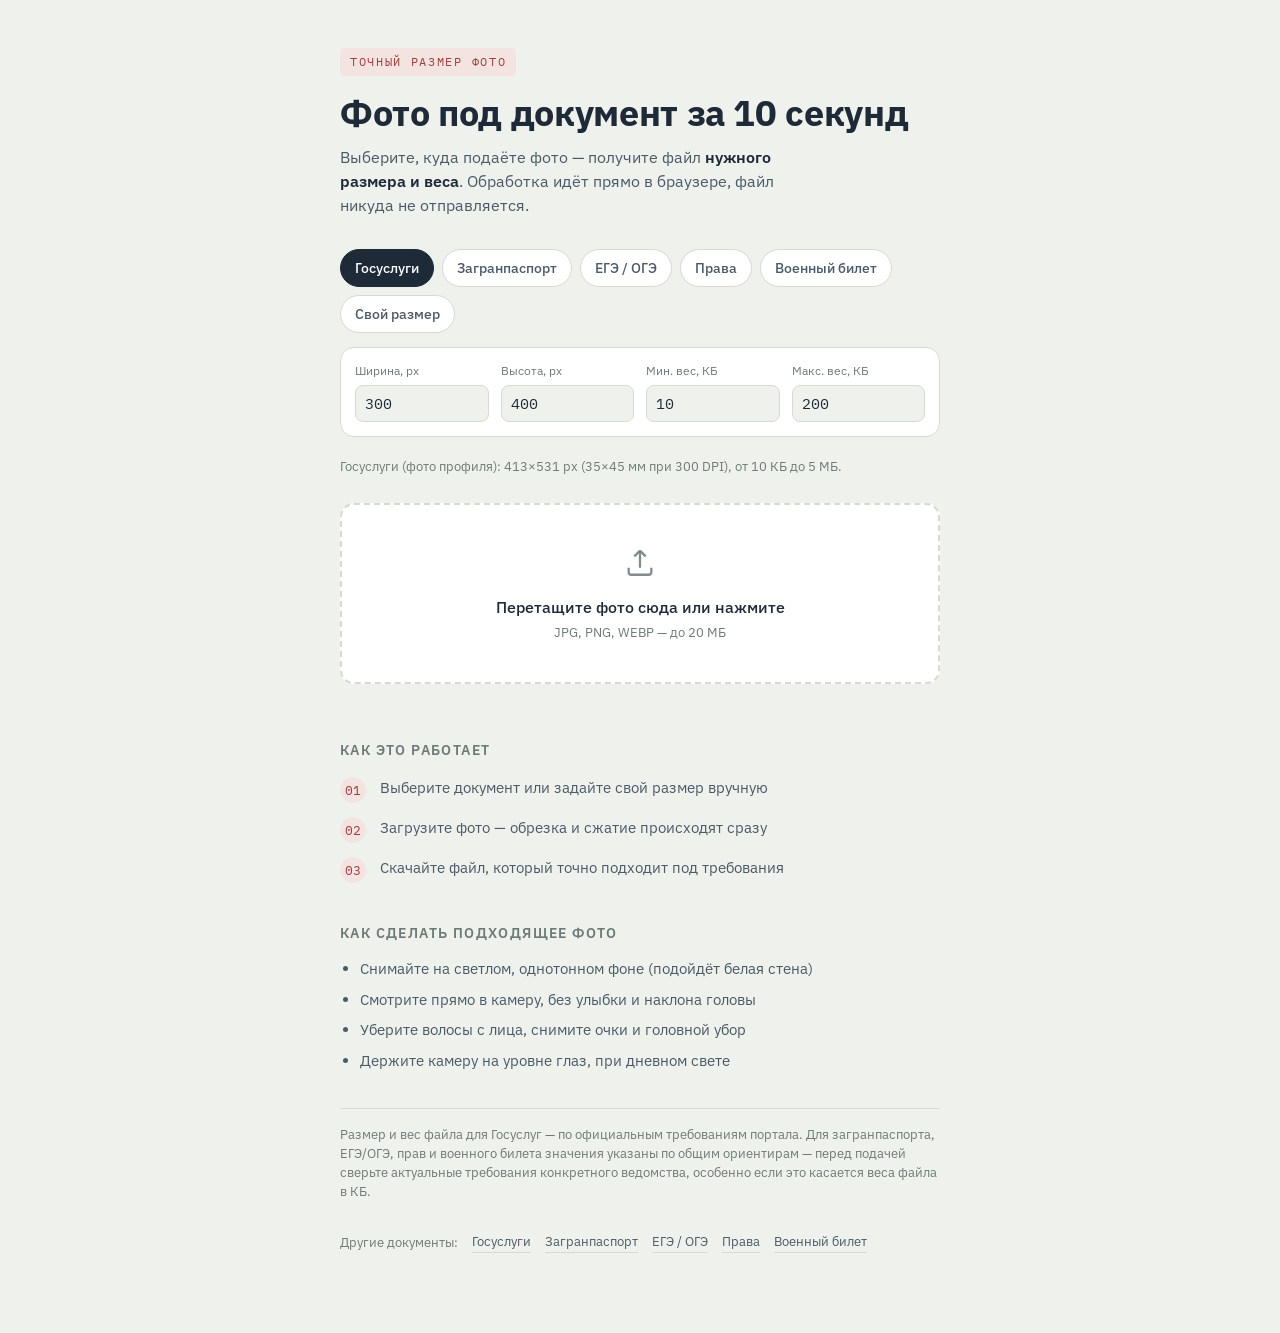
<file: index.html>
<!doctype html>
<html lang="ru">
  <head>
    <meta charset="UTF-8" />
    <link rel="icon" href="/favicon.ico" sizes="any" />
    <link rel="icon" href="/favicon.svg" type="image/svg+xml" />
    <meta name="viewport" content="width=device-width, initial-scale=1.0" />
    <title>Фото на документы — точный размер и вес | Точно</title>
    <meta
      name="description"
      content="Бесплатно и без загрузки на сервер: подгоните фото под требования Госуслуг, загранпаспорта, ЕГЭ, водительского удостоверения. Точный размер в пикселях и вес в КБ."
    />
    <link rel="canonical" href="https://foto-tochno.ru/" />
    <link rel="preconnect" href="https://fonts.googleapis.com" />
    <link rel="preconnect" href="https://fonts.gstatic.com" crossorigin />
    <link
      href="https://fonts.googleapis.com/css2?family=IBM+Plex+Mono:wght@500;600&family=IBM+Plex+Sans:wght@400;500;600&display=swap"
      rel="stylesheet"
    />
    <link rel="stylesheet" href="./assets/style.css" />
  </head>
  <body>
    <!-- Yandex.Metrika counter -->
    <script type="text/javascript">
      (function (m, e, t, r, i, k, a) {
        m[i] =
          m[i] ||
          function () {
            (m[i].a = m[i].a || []).push(arguments);
          };
        m[i].l = 1 * new Date();
        for (var j = 0; j < document.scripts.length; j++) {
          if (document.scripts[j].src === r) {
            return;
          }
        }
        ((k = e.createElement(t)),
          (a = e.getElementsByTagName(t)[0]),
          (k.async = 1),
          (k.src = r),
          a.parentNode.insertBefore(k, a));
      })(
        window,
        document,
        "script",
        "https://mc.yandex.ru/metrika/tag.js?id=111067064",
        "ym",
      );
      ym(111067064, "init", {
        ssr: true,
        webvisor: true,
        clickmap: true,
        ecommerce: "dataLayer",
        referrer: document.referrer,
        url: location.href,
        accurateTrackBounce: true,
        trackLinks: true,
      });
    </script>
    <noscript
      ><div>
        <img
          src="https://mc.yandex.ru/watch/111067064"
          style="position: absolute; left: -9999px"
          alt=""
        /></div
    ></noscript>
    <!-- /Yandex.Metrika counter -->
    <div class="page">
      <span class="eyebrow" id="pageEyebrow">Точный размер фото</span>
      <h1 id="pageH1">Фото под документ за 10 секунд</h1>
      <p class="sub" id="pageIntro">
        Выберите, куда подаёте фото — получите файл
        <strong>нужного размера и веса</strong>. Обработка идёт прямо в
        браузере, файл никуда не отправляется.
      </p>

      <div class="presets" id="presets"></div>

      <div class="custom-fields" id="customFields" hidden>
        <label
          >Ширина, px
          <input type="number" id="customW" value="300" min="50" max="4000"
        /></label>
        <label
          >Высота, px
          <input type="number" id="customH" value="400" min="50" max="4000"
        /></label>
        <label
          >Мин. вес, КБ
          <input type="number" id="customMinKB" value="10" min="1" max="20000"
        /></label>
        <label
          >Макс. вес, КБ
          <input type="number" id="customMaxKB" value="200" min="5" max="20000"
        /></label>
      </div>

      <p class="preset-note" id="presetNote"></p>

      <div
        class="dropzone"
        id="dropzone"
        tabindex="0"
        role="button"
        aria-label="Загрузить фото"
      >
        <input type="file" id="fileInput" accept="image/*" hidden />
        <div class="dz-inner">
          <svg
            width="34"
            height="34"
            viewBox="0 0 24 24"
            fill="none"
            stroke="#1E2A38"
            stroke-width="1.6"
          >
            <path d="M12 16V4M12 4l-4 4M12 4l4 4" />
            <path d="M4 16v3a2 2 0 0 0 2 2h12a2 2 0 0 0 2-2v-3" />
          </svg>
          <p class="dz-title">Перетащите фото сюда или нажмите</p>
          <p class="dz-hint">JPG, PNG, WEBP — до 20 МБ</p>
        </div>
      </div>

      <div class="result" id="result" hidden>
        <img class="preview-thumb" id="previewThumb" alt="Предпросмотр" />
        <div class="gauge-wrap">
          <svg id="gauge" viewBox="0 0 220 130">
            <path
              d="M20,110 A90,90 0 0 1 200,110"
              stroke="#D7DAD3"
              stroke-width="10"
              fill="none"
              stroke-linecap="round"
            />
            <line
              id="targetTick"
              x1="110"
              y1="30"
              x2="110"
              y2="42"
              stroke="#A13D3D"
              stroke-width="4"
              stroke-linecap="round"
            />
            <g id="needleGroup">
              <line
                x1="110"
                y1="110"
                x2="110"
                y2="34"
                stroke="#1E2A38"
                stroke-width="4"
                stroke-linecap="round"
              />
              <circle cx="110" cy="110" r="7" fill="#1E2A38" />
            </g>
          </svg>
          <div class="gauge-readout">
            <div class="gauge-value num-face" id="gaugeValue">—</div>
            <div class="gauge-unit">КБ ГОТОВО</div>
          </div>
        </div>
        <p class="target-line">
          Цель: <span class="num-face" id="targetLabel">—</span>
        </p>
        <p class="diff-line" id="diffLine"></p>
        <div>
          <span class="stamp-badge" id="stampBadge">✓ Точно в размер</span>
        </div>
        <div>
          <a class="btn-primary" id="downloadBtn" download>Скачать фото</a>
        </div>
        <p class="privacy-note">
          🔒 Файл обработан локально и никуда не загружался
        </p>
      </div>

      <canvas id="workCanvas" hidden></canvas>

      <section class="how">
        <h2>Как это работает</h2>
        <ol>
          <li>
            <span class="step-num num-face">01</span>Выберите документ или
            задайте свой размер вручную
          </li>
          <li>
            <span class="step-num num-face">02</span>Загрузите фото — обрезка и
            сжатие происходят сразу
          </li>
          <li>
            <span class="step-num num-face">03</span>Скачайте файл, который
            точно подходит под требования
          </li>
        </ol>
      </section>

      <section class="tips">
        <h2>Как сделать подходящее фото</h2>
        <ul>
          <li>Снимайте на светлом, однотонном фоне (подойдёт белая стена)</li>
          <li>Смотрите прямо в камеру, без улыбки и наклона головы</li>
          <li>Уберите волосы с лица, снимите очки и головной убор</li>
          <li>Держите камеру на уровне глаз, при дневном свете</li>
        </ul>
      </section>

      <p class="disclaimer">
        Размер и вес файла для Госуслуг — по официальным требованиям портала.
        Для загранпаспорта, ЕГЭ/ОГЭ, прав и военного билета значения указаны по
        общим ориентирам — перед подачей сверьте актуальные требования
        конкретного ведомства, особенно если это касается веса файла в КБ.
      </p>

      <nav class="doc-links">
        <span>Другие документы:</span>
        <a href="/gosuslugi.html">Госуслуги</a>
        <a href="/zagranpasport.html">Загранпаспорт</a>
        <a href="/ege.html">ЕГЭ / ОГЭ</a>
        <a href="/prava.html">Права</a>
        <a href="/voenniy-bilet.html">Военный билет</a>
      </nav>
    </div>

    <script>
      window.TOCHNO_DEFAULT_PRESET = "gosuslugi";
    </script>
    <script src="./assets/tool.js"></script>
  </body>
</html>
</file>
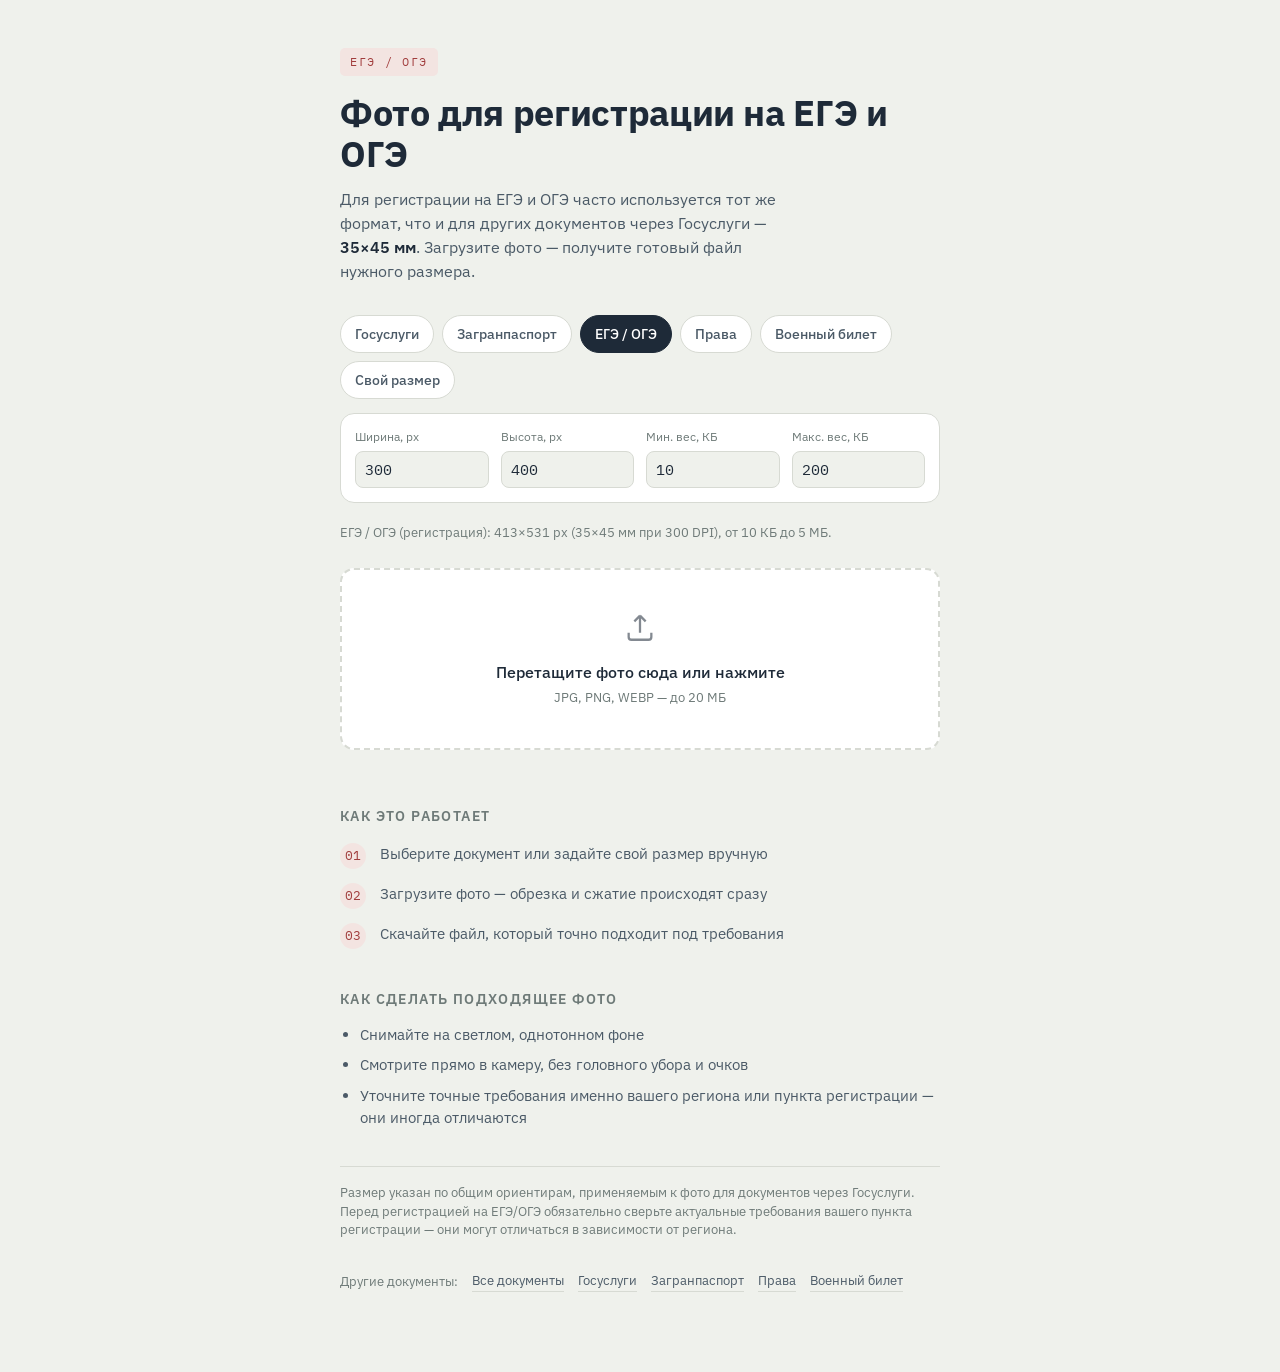
<file: ege.html>
<!doctype html>
<html lang="ru">
  <head>
    <meta charset="UTF-8" />
    <link rel="icon" href="/favicon.ico" sizes="any" />
    <link rel="icon" href="/favicon.svg" type="image/svg+xml" />
    <meta name="viewport" content="width=device-width, initial-scale=1.0" />
    <title>Фото для ЕГЭ и ОГЭ — нужный размер онлайн | Точно</title>
    <meta
      name="description"
      content="Подгоните фото под требования регистрации на ЕГЭ и ОГЭ: нужный размер и вес файла за 10 секунд, без загрузки на сервер."
    />
    <link rel="canonical" href="https://foto-tochno.ru/ege.html" />
    <link rel="preconnect" href="https://fonts.googleapis.com" />
    <link rel="preconnect" href="https://fonts.gstatic.com" crossorigin />
    <link
      href="https://fonts.googleapis.com/css2?family=IBM+Plex+Mono:wght@500;600&family=IBM+Plex+Sans:wght@400;500;600&display=swap"
      rel="stylesheet"
    />
    <link rel="stylesheet" href="./assets/style.css" />
  </head>
  <body>
    <!-- Yandex.Metrika counter -->
    <script type="text/javascript">
      (function (m, e, t, r, i, k, a) {
        m[i] =
          m[i] ||
          function () {
            (m[i].a = m[i].a || []).push(arguments);
          };
        m[i].l = 1 * new Date();
        for (var j = 0; j < document.scripts.length; j++) {
          if (document.scripts[j].src === r) {
            return;
          }
        }
        ((k = e.createElement(t)),
          (a = e.getElementsByTagName(t)[0]),
          (k.async = 1),
          (k.src = r),
          a.parentNode.insertBefore(k, a));
      })(
        window,
        document,
        "script",
        "https://mc.yandex.ru/metrika/tag.js?id=111067064",
        "ym",
      );
      ym(111067064, "init", {
        ssr: true,
        webvisor: true,
        clickmap: true,
        ecommerce: "dataLayer",
        referrer: document.referrer,
        url: location.href,
        accurateTrackBounce: true,
        trackLinks: true,
      });
    </script>
    <noscript
      ><div>
        <img
          src="https://mc.yandex.ru/watch/111067064"
          style="position: absolute; left: -9999px"
          alt=""
        /></div
    ></noscript>
    <!-- /Yandex.Metrika counter -->
    <div class="page">
      <span class="eyebrow" id="pageEyebrow">ЕГЭ / ОГЭ</span>
      <h1 id="pageH1">Фото для регистрации на ЕГЭ и ОГЭ</h1>
      <p class="sub" id="pageIntro">
        Для регистрации на ЕГЭ и ОГЭ часто используется тот же формат, что и для
        других документов через Госуслуги — <strong>35×45 мм</strong>. Загрузите
        фото — получите готовый файл нужного размера.
      </p>

      <div class="presets" id="presets"></div>

      <div class="custom-fields" id="customFields" hidden>
        <label
          >Ширина, px
          <input type="number" id="customW" value="300" min="50" max="4000"
        /></label>
        <label
          >Высота, px
          <input type="number" id="customH" value="400" min="50" max="4000"
        /></label>
        <label
          >Мин. вес, КБ
          <input type="number" id="customMinKB" value="10" min="1" max="20000"
        /></label>
        <label
          >Макс. вес, КБ
          <input type="number" id="customMaxKB" value="200" min="5" max="20000"
        /></label>
      </div>

      <p class="preset-note" id="presetNote"></p>

      <div
        class="dropzone"
        id="dropzone"
        tabindex="0"
        role="button"
        aria-label="Загрузить фото"
      >
        <input type="file" id="fileInput" accept="image/*" hidden />
        <div class="dz-inner">
          <svg
            width="34"
            height="34"
            viewBox="0 0 24 24"
            fill="none"
            stroke="#1E2A38"
            stroke-width="1.6"
          >
            <path d="M12 16V4M12 4l-4 4M12 4l4 4" />
            <path d="M4 16v3a2 2 0 0 0 2 2h12a2 2 0 0 0 2-2v-3" />
          </svg>
          <p class="dz-title">Перетащите фото сюда или нажмите</p>
          <p class="dz-hint">JPG, PNG, WEBP — до 20 МБ</p>
        </div>
      </div>

      <div class="result" id="result" hidden>
        <img class="preview-thumb" id="previewThumb" alt="Предпросмотр" />
        <div class="gauge-wrap">
          <svg id="gauge" viewBox="0 0 220 130">
            <path
              d="M20,110 A90,90 0 0 1 200,110"
              stroke="#D7DAD3"
              stroke-width="10"
              fill="none"
              stroke-linecap="round"
            />
            <line
              id="targetTick"
              x1="110"
              y1="30"
              x2="110"
              y2="42"
              stroke="#A13D3D"
              stroke-width="4"
              stroke-linecap="round"
            />
            <g id="needleGroup">
              <line
                x1="110"
                y1="110"
                x2="110"
                y2="34"
                stroke="#1E2A38"
                stroke-width="4"
                stroke-linecap="round"
              />
              <circle cx="110" cy="110" r="7" fill="#1E2A38" />
            </g>
          </svg>
          <div class="gauge-readout">
            <div class="gauge-value num-face" id="gaugeValue">—</div>
            <div class="gauge-unit">КБ ГОТОВО</div>
          </div>
        </div>
        <p class="target-line">
          Цель: <span class="num-face" id="targetLabel">—</span>
        </p>
        <p class="diff-line" id="diffLine"></p>
        <div>
          <span class="stamp-badge" id="stampBadge">✓ Точно в размер</span>
        </div>
        <div>
          <a class="btn-primary" id="downloadBtn" download>Скачать фото</a>
        </div>
        <p class="privacy-note">
          🔒 Файл обработан локально и никуда не загружался
        </p>
      </div>

      <canvas id="workCanvas" hidden></canvas>

      <section class="how">
        <h2>Как это работает</h2>
        <ol>
          <li>
            <span class="step-num num-face">01</span>Выберите документ или
            задайте свой размер вручную
          </li>
          <li>
            <span class="step-num num-face">02</span>Загрузите фото — обрезка и
            сжатие происходят сразу
          </li>
          <li>
            <span class="step-num num-face">03</span>Скачайте файл, который
            точно подходит под требования
          </li>
        </ol>
      </section>

      <section class="tips">
        <h2>Как сделать подходящее фото</h2>
        <ul>
          <li>Снимайте на светлом, однотонном фоне</li>
          <li>Смотрите прямо в камеру, без головного убора и очков</li>
          <li>
            Уточните точные требования именно вашего региона или пункта
            регистрации — они иногда отличаются
          </li>
        </ul>
      </section>

      <p class="disclaimer">
        Размер указан по общим ориентирам, применяемым к фото для документов
        через Госуслуги. Перед регистрацией на ЕГЭ/ОГЭ обязательно сверьте
        актуальные требования вашего пункта регистрации — они могут отличаться в
        зависимости от региона.
      </p>

      <nav class="doc-links">
        <span>Другие документы:</span>
        <a href="/">Все документы</a>
        <a href="/gosuslugi.html">Госуслуги</a>
        <a href="/zagranpasport.html">Загранпаспорт</a>
        <a href="/prava.html">Права</a>
        <a href="/voenniy-bilet.html">Военный билет</a>
      </nav>
    </div>

    <script>
      window.TOCHNO_DEFAULT_PRESET = "ege";
    </script>
    <script src="./assets/tool.js"></script>
  </body>
</html>
</file>
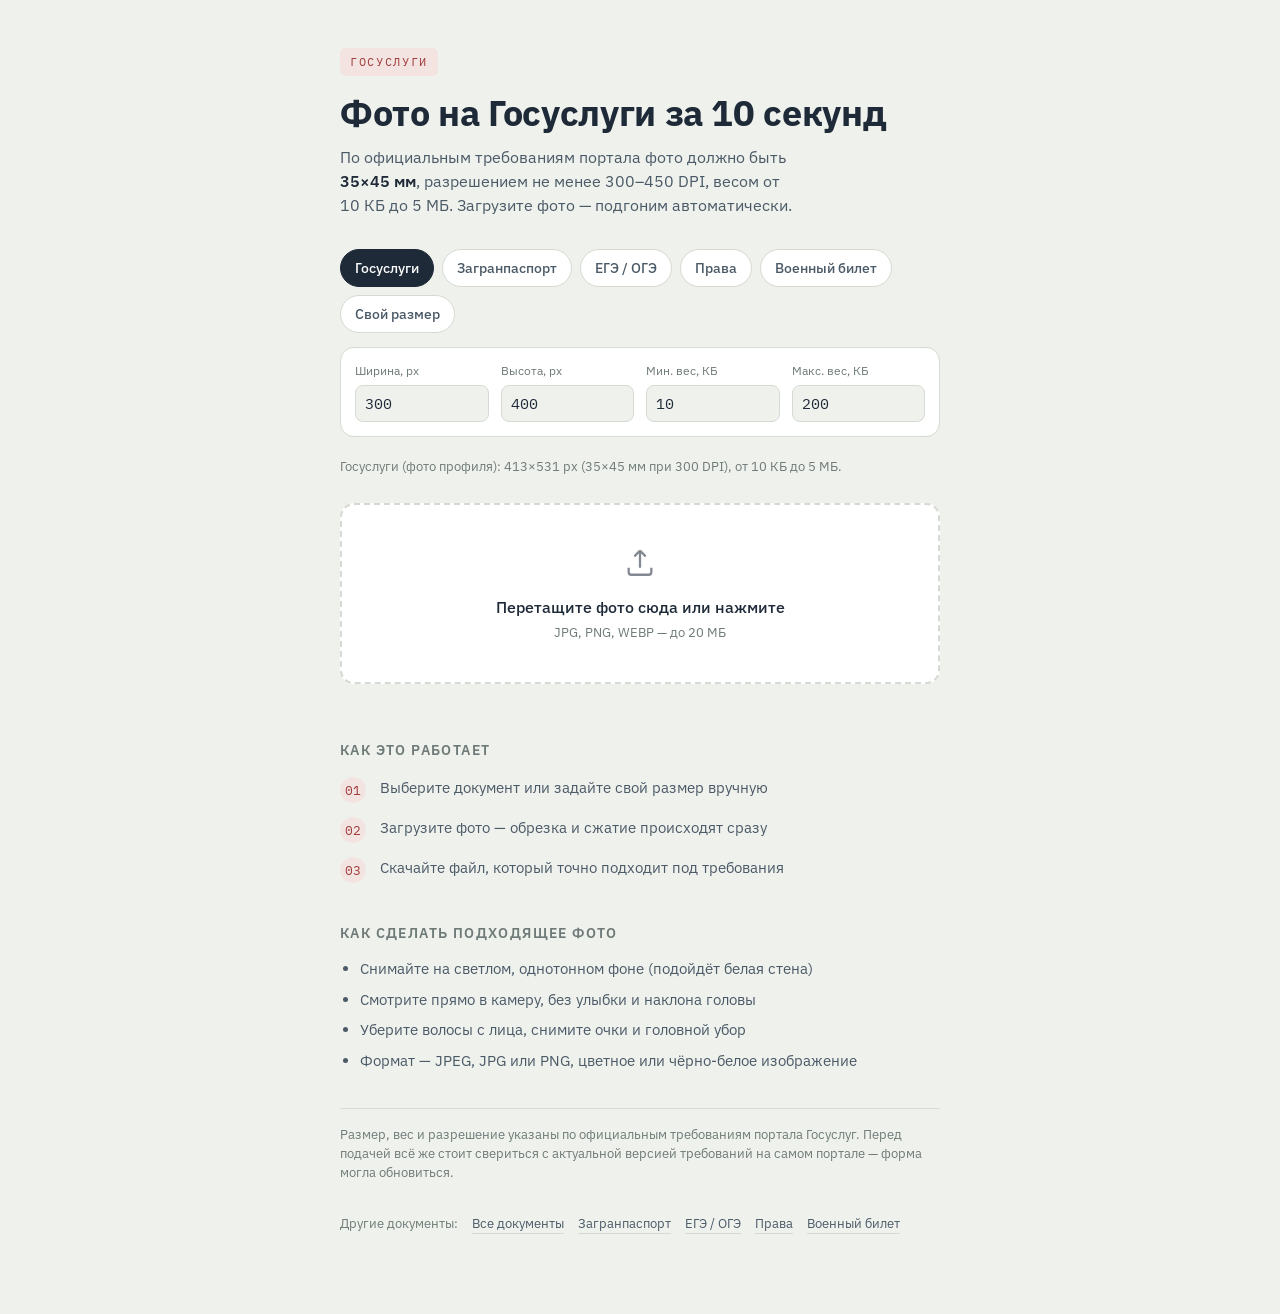
<file: gosuslugi.html>
<!doctype html>
<html lang="ru">
  <head>
    <meta charset="UTF-8" />
    <link rel="icon" href="/favicon.ico" sizes="any" />
    <link rel="icon" href="/favicon.svg" type="image/svg+xml" />
    <meta name="viewport" content="width=device-width, initial-scale=1.0" />
    <title>
      Фото на Госуслуги — точный размер 35×45 мм и вес файла | Точно
    </title>
    <meta
      name="description"
      content="Сделайте фото для профиля Госуслуг онлайн: точный размер 35×45 мм, вес файла от 10 КБ до 5 МБ. Готово за 10 секунд, без загрузки на сервер."
    />
    <link rel="canonical" href="https://foto-tochno.ru/gosuslugi.html" />
    <link rel="preconnect" href="https://fonts.googleapis.com" />
    <link rel="preconnect" href="https://fonts.gstatic.com" crossorigin />
    <link
      href="https://fonts.googleapis.com/css2?family=IBM+Plex+Mono:wght@500;600&family=IBM+Plex+Sans:wght@400;500;600&display=swap"
      rel="stylesheet"
    />
    <link rel="stylesheet" href="./assets/style.css" />
  </head>
  <body>
    <!-- Yandex.Metrika counter -->
    <script type="text/javascript">
      (function (m, e, t, r, i, k, a) {
        m[i] =
          m[i] ||
          function () {
            (m[i].a = m[i].a || []).push(arguments);
          };
        m[i].l = 1 * new Date();
        for (var j = 0; j < document.scripts.length; j++) {
          if (document.scripts[j].src === r) {
            return;
          }
        }
        ((k = e.createElement(t)),
          (a = e.getElementsByTagName(t)[0]),
          (k.async = 1),
          (k.src = r),
          a.parentNode.insertBefore(k, a));
      })(
        window,
        document,
        "script",
        "https://mc.yandex.ru/metrika/tag.js?id=111067064",
        "ym",
      );
      ym(111067064, "init", {
        ssr: true,
        webvisor: true,
        clickmap: true,
        ecommerce: "dataLayer",
        referrer: document.referrer,
        url: location.href,
        accurateTrackBounce: true,
        trackLinks: true,
      });
    </script>
    <noscript
      ><div>
        <img
          src="https://mc.yandex.ru/watch/111067064"
          style="position: absolute; left: -9999px"
          alt=""
        /></div
    ></noscript>
    <!-- /Yandex.Metrika counter -->
    <div class="page">
      <span class="eyebrow" id="pageEyebrow">ГОСУСЛУГИ</span>
      <h1 id="pageH1">Фото на Госуслуги за 10 секунд</h1>
      <p class="sub" id="pageIntro">
        По официальным требованиям портала фото должно быть
        <strong>35×45 мм</strong>, разрешением не менее 300–450 DPI, весом от 10
        КБ до 5 МБ. Загрузите фото — подгоним автоматически.
      </p>

      <div class="presets" id="presets"></div>

      <div class="custom-fields" id="customFields" hidden>
        <label
          >Ширина, px
          <input type="number" id="customW" value="300" min="50" max="4000"
        /></label>
        <label
          >Высота, px
          <input type="number" id="customH" value="400" min="50" max="4000"
        /></label>
        <label
          >Мин. вес, КБ
          <input type="number" id="customMinKB" value="10" min="1" max="20000"
        /></label>
        <label
          >Макс. вес, КБ
          <input type="number" id="customMaxKB" value="200" min="5" max="20000"
        /></label>
      </div>

      <p class="preset-note" id="presetNote"></p>

      <div
        class="dropzone"
        id="dropzone"
        tabindex="0"
        role="button"
        aria-label="Загрузить фото"
      >
        <input type="file" id="fileInput" accept="image/*" hidden />
        <div class="dz-inner">
          <svg
            width="34"
            height="34"
            viewBox="0 0 24 24"
            fill="none"
            stroke="#1E2A38"
            stroke-width="1.6"
          >
            <path d="M12 16V4M12 4l-4 4M12 4l4 4" />
            <path d="M4 16v3a2 2 0 0 0 2 2h12a2 2 0 0 0 2-2v-3" />
          </svg>
          <p class="dz-title">Перетащите фото сюда или нажмите</p>
          <p class="dz-hint">JPG, PNG, WEBP — до 20 МБ</p>
        </div>
      </div>

      <div class="result" id="result" hidden>
        <img class="preview-thumb" id="previewThumb" alt="Предпросмотр" />
        <div class="gauge-wrap">
          <svg id="gauge" viewBox="0 0 220 130">
            <path
              d="M20,110 A90,90 0 0 1 200,110"
              stroke="#D7DAD3"
              stroke-width="10"
              fill="none"
              stroke-linecap="round"
            />
            <line
              id="targetTick"
              x1="110"
              y1="30"
              x2="110"
              y2="42"
              stroke="#A13D3D"
              stroke-width="4"
              stroke-linecap="round"
            />
            <g id="needleGroup">
              <line
                x1="110"
                y1="110"
                x2="110"
                y2="34"
                stroke="#1E2A38"
                stroke-width="4"
                stroke-linecap="round"
              />
              <circle cx="110" cy="110" r="7" fill="#1E2A38" />
            </g>
          </svg>
          <div class="gauge-readout">
            <div class="gauge-value num-face" id="gaugeValue">—</div>
            <div class="gauge-unit">КБ ГОТОВО</div>
          </div>
        </div>
        <p class="target-line">
          Цель: <span class="num-face" id="targetLabel">—</span>
        </p>
        <p class="diff-line" id="diffLine"></p>
        <div>
          <span class="stamp-badge" id="stampBadge">✓ Точно в размер</span>
        </div>
        <div>
          <a class="btn-primary" id="downloadBtn" download>Скачать фото</a>
        </div>
        <p class="privacy-note">
          🔒 Файл обработан локально и никуда не загружался
        </p>
      </div>

      <canvas id="workCanvas" hidden></canvas>

      <section class="how">
        <h2>Как это работает</h2>
        <ol>
          <li>
            <span class="step-num num-face">01</span>Выберите документ или
            задайте свой размер вручную
          </li>
          <li>
            <span class="step-num num-face">02</span>Загрузите фото — обрезка и
            сжатие происходят сразу
          </li>
          <li>
            <span class="step-num num-face">03</span>Скачайте файл, который
            точно подходит под требования
          </li>
        </ol>
      </section>

      <section class="tips">
        <h2>Как сделать подходящее фото</h2>
        <ul>
          <li>Снимайте на светлом, однотонном фоне (подойдёт белая стена)</li>
          <li>Смотрите прямо в камеру, без улыбки и наклона головы</li>
          <li>Уберите волосы с лица, снимите очки и головной убор</li>
          <li>
            Формат — JPEG, JPG или PNG, цветное или чёрно-белое изображение
          </li>
        </ul>
      </section>

      <p class="disclaimer">
        Размер, вес и разрешение указаны по официальным требованиям портала
        Госуслуг. Перед подачей всё же стоит свериться с актуальной версией
        требований на самом портале — форма могла обновиться.
      </p>

      <nav class="doc-links">
        <span>Другие документы:</span>
        <a href="/">Все документы</a>
        <a href="/zagranpasport.html">Загранпаспорт</a>
        <a href="/ege.html">ЕГЭ / ОГЭ</a>
        <a href="/prava.html">Права</a>
        <a href="/voenniy-bilet.html">Военный билет</a>
      </nav>
    </div>

    <script>
      window.TOCHNO_DEFAULT_PRESET = "gosuslugi";
    </script>
    <script src="./assets/tool.js"></script>
  </body>
</html>
</file>
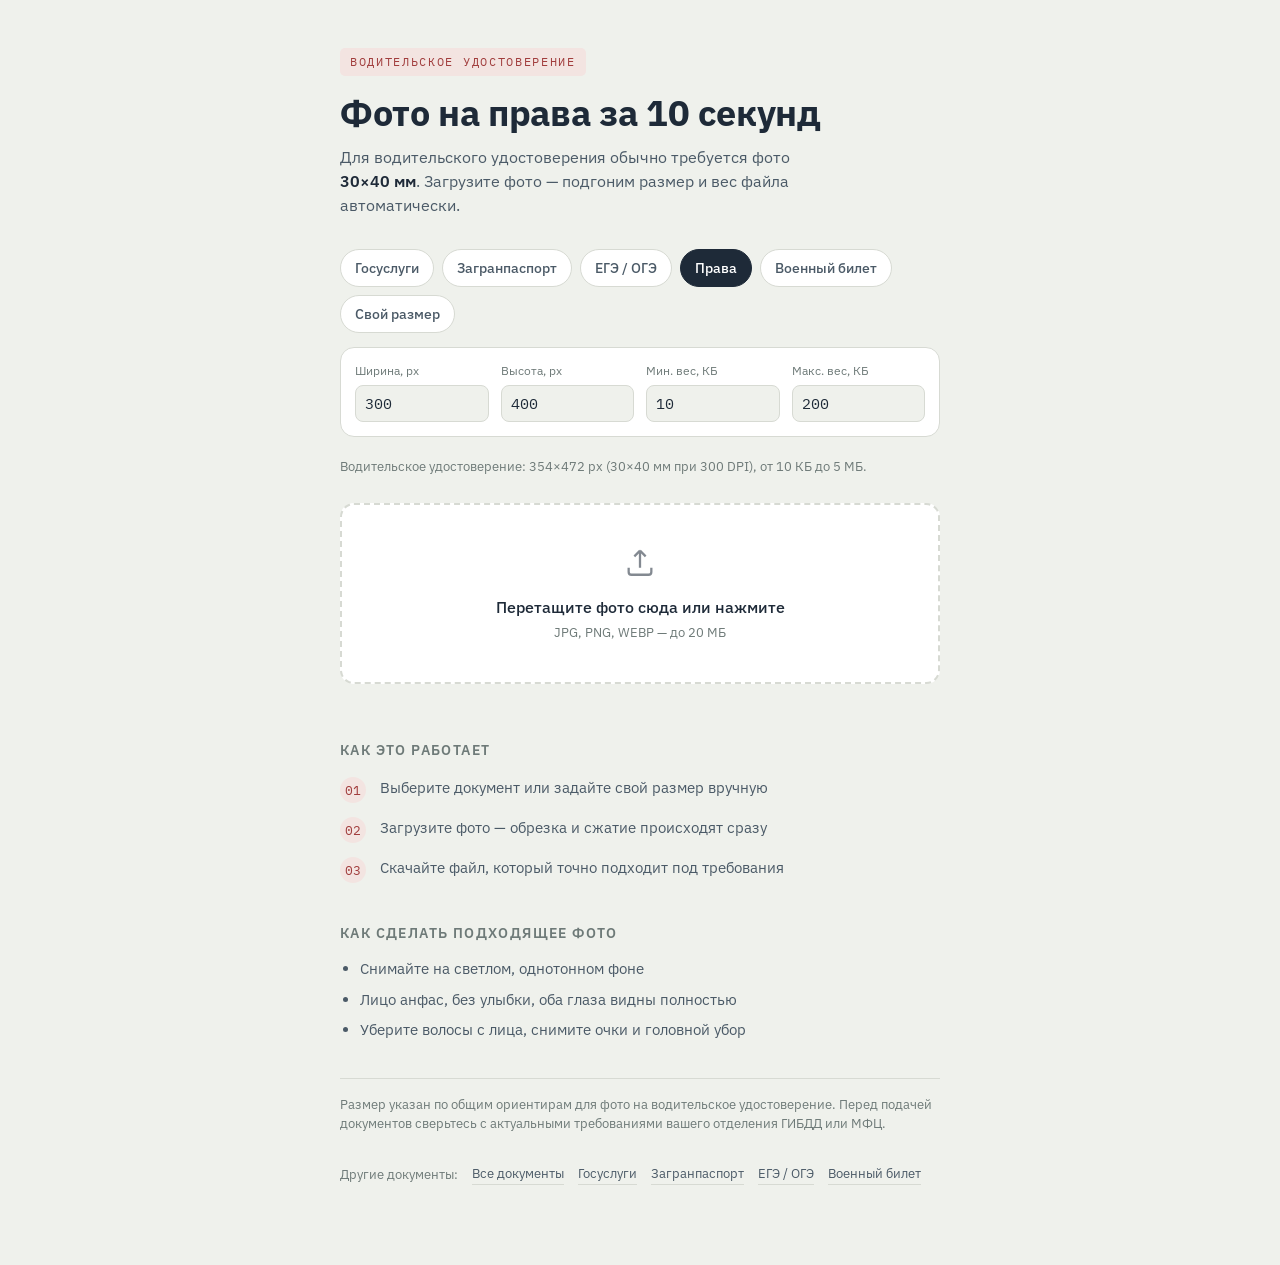
<file: prava.html>
<!doctype html>
<html lang="ru">
  <head>
    <meta charset="UTF-8" />
    <link rel="icon" href="/favicon.ico" sizes="any" />
    <link rel="icon" href="/favicon.svg" type="image/svg+xml" />
    <meta name="viewport" content="width=device-width, initial-scale=1.0" />
    <title>Фото на водительское удостоверение — 30×40 мм | Точно</title>
    <meta
      name="description"
      content="Сделайте фото на водительские права нужного размера и веса онлайн, без загрузки на сервер. Готово за 10 секунд."
    />
    <link rel="canonical" href="https://foto-tochno.ru/prava.html" />
    <link rel="preconnect" href="https://fonts.googleapis.com" />
    <link rel="preconnect" href="https://fonts.gstatic.com" crossorigin />
    <link
      href="https://fonts.googleapis.com/css2?family=IBM+Plex+Mono:wght@500;600&family=IBM+Plex+Sans:wght@400;500;600&display=swap"
      rel="stylesheet"
    />
    <link rel="stylesheet" href="./assets/style.css" />
  </head>
  <body>
    <!-- Yandex.Metrika counter -->
    <script type="text/javascript">
      (function (m, e, t, r, i, k, a) {
        m[i] =
          m[i] ||
          function () {
            (m[i].a = m[i].a || []).push(arguments);
          };
        m[i].l = 1 * new Date();
        for (var j = 0; j < document.scripts.length; j++) {
          if (document.scripts[j].src === r) {
            return;
          }
        }
        ((k = e.createElement(t)),
          (a = e.getElementsByTagName(t)[0]),
          (k.async = 1),
          (k.src = r),
          a.parentNode.insertBefore(k, a));
      })(
        window,
        document,
        "script",
        "https://mc.yandex.ru/metrika/tag.js?id=111067064",
        "ym",
      );
      ym(111067064, "init", {
        ssr: true,
        webvisor: true,
        clickmap: true,
        ecommerce: "dataLayer",
        referrer: document.referrer,
        url: location.href,
        accurateTrackBounce: true,
        trackLinks: true,
      });
    </script>
    <noscript
      ><div>
        <img
          src="https://mc.yandex.ru/watch/111067064"
          style="position: absolute; left: -9999px"
          alt=""
        /></div
    ></noscript>
    <!-- /Yandex.Metrika counter -->
    <div class="page">
      <span class="eyebrow" id="pageEyebrow">ВОДИТЕЛЬСКОЕ УДОСТОВЕРЕНИЕ</span>
      <h1 id="pageH1">Фото на права за 10 секунд</h1>
      <p class="sub" id="pageIntro">
        Для водительского удостоверения обычно требуется фото
        <strong>30×40 мм</strong>. Загрузите фото — подгоним размер и вес файла
        автоматически.
      </p>

      <div class="presets" id="presets"></div>

      <div class="custom-fields" id="customFields" hidden>
        <label
          >Ширина, px
          <input type="number" id="customW" value="300" min="50" max="4000"
        /></label>
        <label
          >Высота, px
          <input type="number" id="customH" value="400" min="50" max="4000"
        /></label>
        <label
          >Мин. вес, КБ
          <input type="number" id="customMinKB" value="10" min="1" max="20000"
        /></label>
        <label
          >Макс. вес, КБ
          <input type="number" id="customMaxKB" value="200" min="5" max="20000"
        /></label>
      </div>

      <p class="preset-note" id="presetNote"></p>

      <div
        class="dropzone"
        id="dropzone"
        tabindex="0"
        role="button"
        aria-label="Загрузить фото"
      >
        <input type="file" id="fileInput" accept="image/*" hidden />
        <div class="dz-inner">
          <svg
            width="34"
            height="34"
            viewBox="0 0 24 24"
            fill="none"
            stroke="#1E2A38"
            stroke-width="1.6"
          >
            <path d="M12 16V4M12 4l-4 4M12 4l4 4" />
            <path d="M4 16v3a2 2 0 0 0 2 2h12a2 2 0 0 0 2-2v-3" />
          </svg>
          <p class="dz-title">Перетащите фото сюда или нажмите</p>
          <p class="dz-hint">JPG, PNG, WEBP — до 20 МБ</p>
        </div>
      </div>

      <div class="result" id="result" hidden>
        <img class="preview-thumb" id="previewThumb" alt="Предпросмотр" />
        <div class="gauge-wrap">
          <svg id="gauge" viewBox="0 0 220 130">
            <path
              d="M20,110 A90,90 0 0 1 200,110"
              stroke="#D7DAD3"
              stroke-width="10"
              fill="none"
              stroke-linecap="round"
            />
            <line
              id="targetTick"
              x1="110"
              y1="30"
              x2="110"
              y2="42"
              stroke="#A13D3D"
              stroke-width="4"
              stroke-linecap="round"
            />
            <g id="needleGroup">
              <line
                x1="110"
                y1="110"
                x2="110"
                y2="34"
                stroke="#1E2A38"
                stroke-width="4"
                stroke-linecap="round"
              />
              <circle cx="110" cy="110" r="7" fill="#1E2A38" />
            </g>
          </svg>
          <div class="gauge-readout">
            <div class="gauge-value num-face" id="gaugeValue">—</div>
            <div class="gauge-unit">КБ ГОТОВО</div>
          </div>
        </div>
        <p class="target-line">
          Цель: <span class="num-face" id="targetLabel">—</span>
        </p>
        <p class="diff-line" id="diffLine"></p>
        <div>
          <span class="stamp-badge" id="stampBadge">✓ Точно в размер</span>
        </div>
        <div>
          <a class="btn-primary" id="downloadBtn" download>Скачать фото</a>
        </div>
        <p class="privacy-note">
          🔒 Файл обработан локально и никуда не загружался
        </p>
      </div>

      <canvas id="workCanvas" hidden></canvas>

      <section class="how">
        <h2>Как это работает</h2>
        <ol>
          <li>
            <span class="step-num num-face">01</span>Выберите документ или
            задайте свой размер вручную
          </li>
          <li>
            <span class="step-num num-face">02</span>Загрузите фото — обрезка и
            сжатие происходят сразу
          </li>
          <li>
            <span class="step-num num-face">03</span>Скачайте файл, который
            точно подходит под требования
          </li>
        </ol>
      </section>

      <section class="tips">
        <h2>Как сделать подходящее фото</h2>
        <ul>
          <li>Снимайте на светлом, однотонном фоне</li>
          <li>Лицо анфас, без улыбки, оба глаза видны полностью</li>
          <li>Уберите волосы с лица, снимите очки и головной убор</li>
        </ul>
      </section>

      <p class="disclaimer">
        Размер указан по общим ориентирам для фото на водительское
        удостоверение. Перед подачей документов сверьтесь с актуальными
        требованиями вашего отделения ГИБДД или МФЦ.
      </p>

      <nav class="doc-links">
        <span>Другие документы:</span>
        <a href="/">Все документы</a>
        <a href="/gosuslugi.html">Госуслуги</a>
        <a href="/zagranpasport.html">Загранпаспорт</a>
        <a href="/ege.html">ЕГЭ / ОГЭ</a>
        <a href="/voenniy-bilet.html">Военный билет</a>
      </nav>
    </div>

    <script>
      window.TOCHNO_DEFAULT_PRESET = "driver";
    </script>
    <script src="./assets/tool.js"></script>
  </body>
</html>
</file>
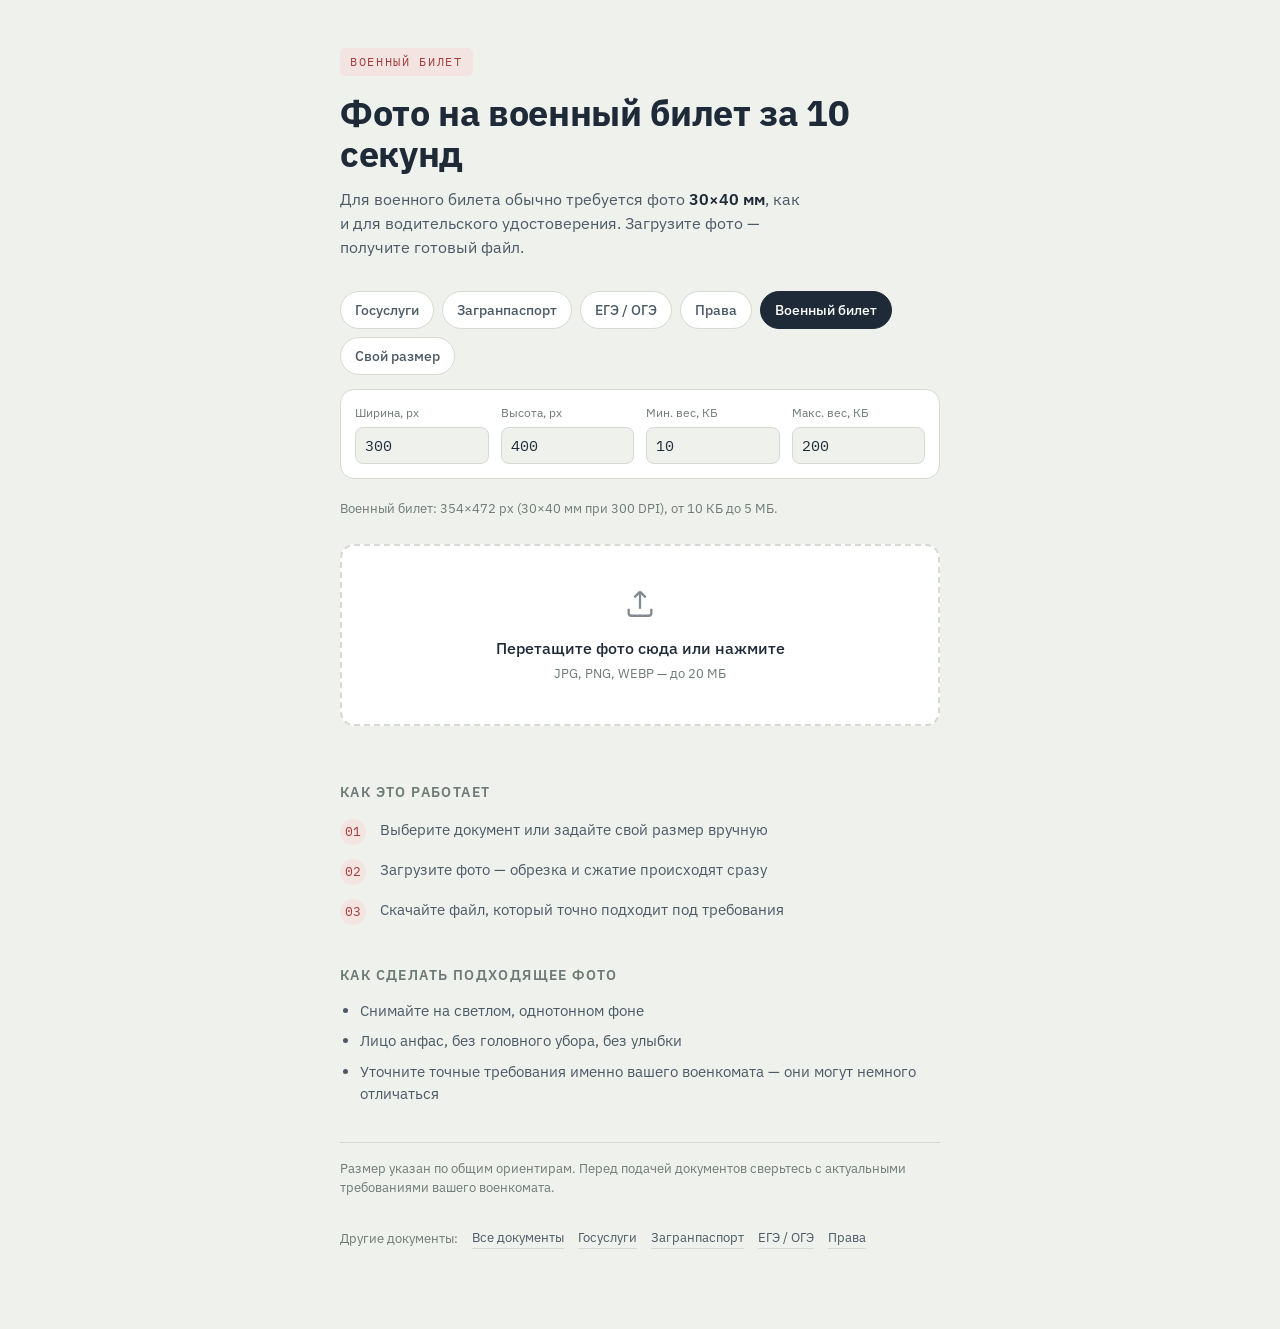
<file: voenniy-bilet.html>
<!doctype html>
<html lang="ru">
  <head>
    <meta charset="UTF-8" />
    <link rel="icon" href="/favicon.ico" sizes="any" />
    <link rel="icon" href="/favicon.svg" type="image/svg+xml" />
    <meta name="viewport" content="width=device-width, initial-scale=1.0" />
    <title>Фото на военный билет — 30×40 мм, нужный вес файла | Точно</title>
    <meta
      name="description"
      content="Онлайн-инструмент для фото на военный билет: размер 30×40 мм, точный вес файла за 10 секунд, без загрузки на сервер."
    />
    <link rel="canonical" href="https://foto-tochno.ru/voenniy-bilet.html" />
    <link rel="preconnect" href="https://fonts.googleapis.com" />
    <link rel="preconnect" href="https://fonts.gstatic.com" crossorigin />
    <link
      href="https://fonts.googleapis.com/css2?family=IBM+Plex+Mono:wght@500;600&family=IBM+Plex+Sans:wght@400;500;600&display=swap"
      rel="stylesheet"
    />
    <link rel="stylesheet" href="./assets/style.css" />
  </head>
  <body>
    <!-- Yandex.Metrika counter -->
    <script type="text/javascript">
      (function (m, e, t, r, i, k, a) {
        m[i] =
          m[i] ||
          function () {
            (m[i].a = m[i].a || []).push(arguments);
          };
        m[i].l = 1 * new Date();
        for (var j = 0; j < document.scripts.length; j++) {
          if (document.scripts[j].src === r) {
            return;
          }
        }
        ((k = e.createElement(t)),
          (a = e.getElementsByTagName(t)[0]),
          (k.async = 1),
          (k.src = r),
          a.parentNode.insertBefore(k, a));
      })(
        window,
        document,
        "script",
        "https://mc.yandex.ru/metrika/tag.js?id=111067064",
        "ym",
      );
      ym(111067064, "init", {
        ssr: true,
        webvisor: true,
        clickmap: true,
        ecommerce: "dataLayer",
        referrer: document.referrer,
        url: location.href,
        accurateTrackBounce: true,
        trackLinks: true,
      });
    </script>
    <noscript
      ><div>
        <img
          src="https://mc.yandex.ru/watch/111067064"
          style="position: absolute; left: -9999px"
          alt=""
        /></div
    ></noscript>
    <!-- /Yandex.Metrika counter -->
    <div class="page">
      <span class="eyebrow" id="pageEyebrow">ВОЕННЫЙ БИЛЕТ</span>
      <h1 id="pageH1">Фото на военный билет за 10 секунд</h1>
      <p class="sub" id="pageIntro">
        Для военного билета обычно требуется фото <strong>30×40 мм</strong>, как
        и для водительского удостоверения. Загрузите фото — получите готовый
        файл.
      </p>

      <div class="presets" id="presets"></div>

      <div class="custom-fields" id="customFields" hidden>
        <label
          >Ширина, px
          <input type="number" id="customW" value="300" min="50" max="4000"
        /></label>
        <label
          >Высота, px
          <input type="number" id="customH" value="400" min="50" max="4000"
        /></label>
        <label
          >Мин. вес, КБ
          <input type="number" id="customMinKB" value="10" min="1" max="20000"
        /></label>
        <label
          >Макс. вес, КБ
          <input type="number" id="customMaxKB" value="200" min="5" max="20000"
        /></label>
      </div>

      <p class="preset-note" id="presetNote"></p>

      <div
        class="dropzone"
        id="dropzone"
        tabindex="0"
        role="button"
        aria-label="Загрузить фото"
      >
        <input type="file" id="fileInput" accept="image/*" hidden />
        <div class="dz-inner">
          <svg
            width="34"
            height="34"
            viewBox="0 0 24 24"
            fill="none"
            stroke="#1E2A38"
            stroke-width="1.6"
          >
            <path d="M12 16V4M12 4l-4 4M12 4l4 4" />
            <path d="M4 16v3a2 2 0 0 0 2 2h12a2 2 0 0 0 2-2v-3" />
          </svg>
          <p class="dz-title">Перетащите фото сюда или нажмите</p>
          <p class="dz-hint">JPG, PNG, WEBP — до 20 МБ</p>
        </div>
      </div>

      <div class="result" id="result" hidden>
        <img class="preview-thumb" id="previewThumb" alt="Предпросмотр" />
        <div class="gauge-wrap">
          <svg id="gauge" viewBox="0 0 220 130">
            <path
              d="M20,110 A90,90 0 0 1 200,110"
              stroke="#D7DAD3"
              stroke-width="10"
              fill="none"
              stroke-linecap="round"
            />
            <line
              id="targetTick"
              x1="110"
              y1="30"
              x2="110"
              y2="42"
              stroke="#A13D3D"
              stroke-width="4"
              stroke-linecap="round"
            />
            <g id="needleGroup">
              <line
                x1="110"
                y1="110"
                x2="110"
                y2="34"
                stroke="#1E2A38"
                stroke-width="4"
                stroke-linecap="round"
              />
              <circle cx="110" cy="110" r="7" fill="#1E2A38" />
            </g>
          </svg>
          <div class="gauge-readout">
            <div class="gauge-value num-face" id="gaugeValue">—</div>
            <div class="gauge-unit">КБ ГОТОВО</div>
          </div>
        </div>
        <p class="target-line">
          Цель: <span class="num-face" id="targetLabel">—</span>
        </p>
        <p class="diff-line" id="diffLine"></p>
        <div>
          <span class="stamp-badge" id="stampBadge">✓ Точно в размер</span>
        </div>
        <div>
          <a class="btn-primary" id="downloadBtn" download>Скачать фото</a>
        </div>
        <p class="privacy-note">
          🔒 Файл обработан локально и никуда не загружался
        </p>
      </div>

      <canvas id="workCanvas" hidden></canvas>

      <section class="how">
        <h2>Как это работает</h2>
        <ol>
          <li>
            <span class="step-num num-face">01</span>Выберите документ или
            задайте свой размер вручную
          </li>
          <li>
            <span class="step-num num-face">02</span>Загрузите фото — обрезка и
            сжатие происходят сразу
          </li>
          <li>
            <span class="step-num num-face">03</span>Скачайте файл, который
            точно подходит под требования
          </li>
        </ol>
      </section>

      <section class="tips">
        <h2>Как сделать подходящее фото</h2>
        <ul>
          <li>Снимайте на светлом, однотонном фоне</li>
          <li>Лицо анфас, без головного убора, без улыбки</li>
          <li>
            Уточните точные требования именно вашего военкомата — они могут
            немного отличаться
          </li>
        </ul>
      </section>

      <p class="disclaimer">
        Размер указан по общим ориентирам. Перед подачей документов сверьтесь с
        актуальными требованиями вашего военкомата.
      </p>

      <nav class="doc-links">
        <span>Другие документы:</span>
        <a href="/">Все документы</a>
        <a href="/gosuslugi.html">Госуслуги</a>
        <a href="/zagranpasport.html">Загранпаспорт</a>
        <a href="/ege.html">ЕГЭ / ОГЭ</a>
        <a href="/prava.html">Права</a>
      </nav>
    </div>

    <script>
      window.TOCHNO_DEFAULT_PRESET = "military";
    </script>
    <script src="./assets/tool.js"></script>
  </body>
</html>
</file>
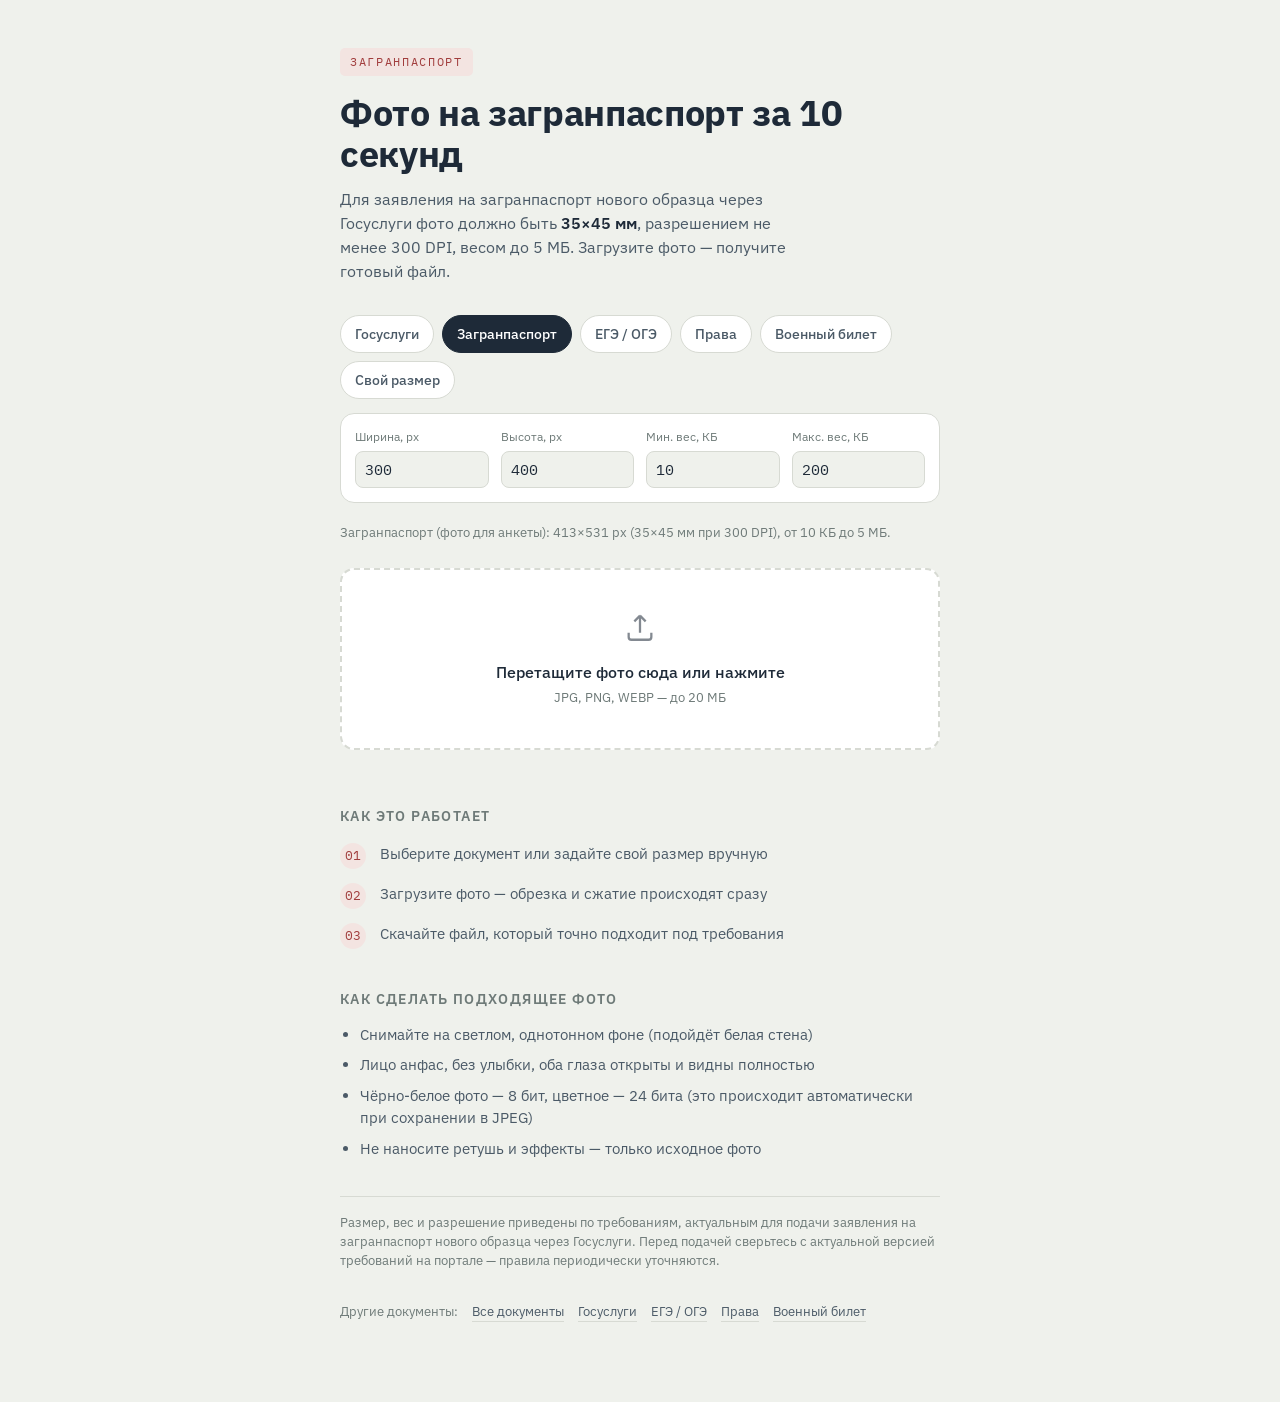
<file: zagranpasport.html>
<!doctype html>
<html lang="ru">
  <head>
    <meta charset="UTF-8" />
    <link rel="icon" href="/favicon.ico" sizes="any" />
    <link rel="icon" href="/favicon.svg" type="image/svg+xml" />
    <meta name="viewport" content="width=device-width, initial-scale=1.0" />
    <title>Фото на загранпаспорт — 35×45 мм, вес до 5 МБ | Точно</title>
    <meta
      name="description"
      content="Онлайн-инструмент для фото на загранпаспорт нового образца через Госуслуги: размер 35×45 мм, разрешение от 300 DPI, вес до 5 МБ."
    />
    <link rel="canonical" href="https://foto-tochno.ru/zagranpasport.html" />
    <link rel="preconnect" href="https://fonts.googleapis.com" />
    <link rel="preconnect" href="https://fonts.gstatic.com" crossorigin />
    <link
      href="https://fonts.googleapis.com/css2?family=IBM+Plex+Mono:wght@500;600&family=IBM+Plex+Sans:wght@400;500;600&display=swap"
      rel="stylesheet"
    />
    <link rel="stylesheet" href="./assets/style.css" />
  </head>
  <body>
    <!-- Yandex.Metrika counter -->
    <script type="text/javascript">
      (function (m, e, t, r, i, k, a) {
        m[i] =
          m[i] ||
          function () {
            (m[i].a = m[i].a || []).push(arguments);
          };
        m[i].l = 1 * new Date();
        for (var j = 0; j < document.scripts.length; j++) {
          if (document.scripts[j].src === r) {
            return;
          }
        }
        ((k = e.createElement(t)),
          (a = e.getElementsByTagName(t)[0]),
          (k.async = 1),
          (k.src = r),
          a.parentNode.insertBefore(k, a));
      })(
        window,
        document,
        "script",
        "https://mc.yandex.ru/metrika/tag.js?id=111067064",
        "ym",
      );
      ym(111067064, "init", {
        ssr: true,
        webvisor: true,
        clickmap: true,
        ecommerce: "dataLayer",
        referrer: document.referrer,
        url: location.href,
        accurateTrackBounce: true,
        trackLinks: true,
      });
    </script>
    <noscript
      ><div>
        <img
          src="https://mc.yandex.ru/watch/111067064"
          style="position: absolute; left: -9999px"
          alt=""
        /></div
    ></noscript>
    <!-- /Yandex.Metrika counter -->
    <div class="page">
      <span class="eyebrow" id="pageEyebrow">ЗАГРАНПАСПОРТ</span>
      <h1 id="pageH1">Фото на загранпаспорт за 10 секунд</h1>
      <p class="sub" id="pageIntro">
        Для заявления на загранпаспорт нового образца через Госуслуги фото
        должно быть <strong>35×45 мм</strong>, разрешением не менее 300 DPI,
        весом до 5 МБ. Загрузите фото — получите готовый файл.
      </p>

      <div class="presets" id="presets"></div>

      <div class="custom-fields" id="customFields" hidden>
        <label
          >Ширина, px
          <input type="number" id="customW" value="300" min="50" max="4000"
        /></label>
        <label
          >Высота, px
          <input type="number" id="customH" value="400" min="50" max="4000"
        /></label>
        <label
          >Мин. вес, КБ
          <input type="number" id="customMinKB" value="10" min="1" max="20000"
        /></label>
        <label
          >Макс. вес, КБ
          <input type="number" id="customMaxKB" value="200" min="5" max="20000"
        /></label>
      </div>

      <p class="preset-note" id="presetNote"></p>

      <div
        class="dropzone"
        id="dropzone"
        tabindex="0"
        role="button"
        aria-label="Загрузить фото"
      >
        <input type="file" id="fileInput" accept="image/*" hidden />
        <div class="dz-inner">
          <svg
            width="34"
            height="34"
            viewBox="0 0 24 24"
            fill="none"
            stroke="#1E2A38"
            stroke-width="1.6"
          >
            <path d="M12 16V4M12 4l-4 4M12 4l4 4" />
            <path d="M4 16v3a2 2 0 0 0 2 2h12a2 2 0 0 0 2-2v-3" />
          </svg>
          <p class="dz-title">Перетащите фото сюда или нажмите</p>
          <p class="dz-hint">JPG, PNG, WEBP — до 20 МБ</p>
        </div>
      </div>

      <div class="result" id="result" hidden>
        <img class="preview-thumb" id="previewThumb" alt="Предпросмотр" />
        <div class="gauge-wrap">
          <svg id="gauge" viewBox="0 0 220 130">
            <path
              d="M20,110 A90,90 0 0 1 200,110"
              stroke="#D7DAD3"
              stroke-width="10"
              fill="none"
              stroke-linecap="round"
            />
            <line
              id="targetTick"
              x1="110"
              y1="30"
              x2="110"
              y2="42"
              stroke="#A13D3D"
              stroke-width="4"
              stroke-linecap="round"
            />
            <g id="needleGroup">
              <line
                x1="110"
                y1="110"
                x2="110"
                y2="34"
                stroke="#1E2A38"
                stroke-width="4"
                stroke-linecap="round"
              />
              <circle cx="110" cy="110" r="7" fill="#1E2A38" />
            </g>
          </svg>
          <div class="gauge-readout">
            <div class="gauge-value num-face" id="gaugeValue">—</div>
            <div class="gauge-unit">КБ ГОТОВО</div>
          </div>
        </div>
        <p class="target-line">
          Цель: <span class="num-face" id="targetLabel">—</span>
        </p>
        <p class="diff-line" id="diffLine"></p>
        <div>
          <span class="stamp-badge" id="stampBadge">✓ Точно в размер</span>
        </div>
        <div>
          <a class="btn-primary" id="downloadBtn" download>Скачать фото</a>
        </div>
        <p class="privacy-note">
          🔒 Файл обработан локально и никуда не загружался
        </p>
      </div>

      <canvas id="workCanvas" hidden></canvas>

      <section class="how">
        <h2>Как это работает</h2>
        <ol>
          <li>
            <span class="step-num num-face">01</span>Выберите документ или
            задайте свой размер вручную
          </li>
          <li>
            <span class="step-num num-face">02</span>Загрузите фото — обрезка и
            сжатие происходят сразу
          </li>
          <li>
            <span class="step-num num-face">03</span>Скачайте файл, который
            точно подходит под требования
          </li>
        </ol>
      </section>

      <section class="tips">
        <h2>Как сделать подходящее фото</h2>
        <ul>
          <li>Снимайте на светлом, однотонном фоне (подойдёт белая стена)</li>
          <li>Лицо анфас, без улыбки, оба глаза открыты и видны полностью</li>
          <li>
            Чёрно-белое фото — 8 бит, цветное — 24 бита (это происходит
            автоматически при сохранении в JPEG)
          </li>
          <li>Не наносите ретушь и эффекты — только исходное фото</li>
        </ul>
      </section>

      <p class="disclaimer">
        Размер, вес и разрешение приведены по требованиям, актуальным для подачи
        заявления на загранпаспорт нового образца через Госуслуги. Перед подачей
        сверьтесь с актуальной версией требований на портале — правила
        периодически уточняются.
      </p>

      <nav class="doc-links">
        <span>Другие документы:</span>
        <a href="/">Все документы</a>
        <a href="/gosuslugi.html">Госуслуги</a>
        <a href="/ege.html">ЕГЭ / ОГЭ</a>
        <a href="/prava.html">Права</a>
        <a href="/voenniy-bilet.html">Военный билет</a>
      </nav>
    </div>

    <script>
      window.TOCHNO_DEFAULT_PRESET = "passport";
    </script>
    <script src="./assets/tool.js"></script>
  </body>
</html>
</file>
<file: assets/style.css>
:root{
    --paper: #EFF1EC;
    --paper-raised: #FFFFFF;
    --ink: #1E2A38;
    --ink-soft: #4B5A67;
    --muted: #6E7A78;
    --line: #D7DAD3;
    --stamp: #A13D3D;
    --stamp-soft: #F3E4E1;
    --verified: #2F6E58;
    --verified-soft: #E4EEE8;
    --radius: 14px;
  }
  *{box-sizing:border-box;}
  html,body{margin:0;padding:0;}
  body{
    background:var(--paper);
    color:var(--ink);
    font-family:'IBM Plex Sans', system-ui, sans-serif;
    -webkit-font-smoothing:antialiased;
    line-height:1.5;
  }
  .num-face{font-family:'IBM Plex Mono', monospace;}
  .page{
    max-width:640px;
    margin:0 auto;
    padding:48px 20px 80px;
  }
  .eyebrow{
    display:inline-block;
    font-family:'IBM Plex Mono', monospace;
    font-size:12px;
    letter-spacing:.14em;
    text-transform:uppercase;
    color:var(--stamp);
    background:var(--stamp-soft);
    padding:5px 10px;
    border-radius:5px;
    margin-bottom:16px;
  }
  h1{
    font-size:clamp(26px,4.4vw,36px);
    line-height:1.15;
    margin:0 0 12px;
    letter-spacing:-0.01em;
  }
  .sub{
    color:var(--ink-soft);
    font-size:16px;
    max-width:46ch;
    margin:0 0 32px;
  }
  .sub strong{color:var(--ink); font-weight:600;}

  .presets{
    display:flex;
    flex-wrap:wrap;
    gap:8px;
    margin-bottom:14px;
  }
  .chip{
    font-family:'IBM Plex Sans', sans-serif;
    font-size:14px;
    font-weight:500;
    padding:9px 14px;
    border-radius:999px;
    border:1px solid var(--line);
    background:var(--paper-raised);
    color:var(--ink-soft);
    cursor:pointer;
    transition:border-color .15s ease, color .15s ease, background .15s ease;
  }
  .chip:hover{border-color:var(--ink-soft);}
  .chip.active{
    background:var(--ink);
    color:var(--paper-raised);
    border-color:var(--ink);
  }

  .custom-fields{
    display:flex;
    flex-wrap:wrap;
    gap:12px;
    background:var(--paper-raised);
    border:1px solid var(--line);
    border-radius:var(--radius);
    padding:14px;
    margin-bottom:20px;
  }
  .custom-fields label{
    font-size:12px;
    color:var(--muted);
    display:flex;
    flex-direction:column;
    gap:5px;
    flex:1;
    min-width:90px;
  }
  .custom-fields input{
    font-family:'IBM Plex Mono', monospace;
    font-size:15px;
    padding:8px 9px;
    border-radius:8px;
    border:1px solid var(--line);
    color:var(--ink);
    background:var(--paper);
  }
  .custom-fields input:focus{outline:2px solid var(--ink); outline-offset:1px;}

  .preset-note{
    font-size:13px;
    color:var(--muted);
    margin:0 0 26px;
  }

  .dropzone{
    background:var(--paper-raised);
    border:2px dashed var(--line);
    border-radius:var(--radius);
    padding:40px 20px;
    text-align:center;
    cursor:pointer;
    transition:border-color .15s ease, background .15s ease;
  }
  .dropzone:hover, .dropzone.drag{
    border-color:var(--ink);
    background:#FBFBFA;
  }
  .dropzone:focus-visible{outline:3px solid var(--ink); outline-offset:3px;}
  .dz-inner svg{margin-bottom:10px; opacity:.55;}
  .dz-title{font-size:16px; font-weight:500; margin:0 0 4px;}
  .dz-hint{font-size:13px; color:var(--muted); margin:0;}

  .result{
    margin-top:28px;
    background:var(--paper-raised);
    border:1px solid var(--line);
    border-radius:var(--radius);
    padding:24px 20px 20px;
    text-align:center;
  }
  .gauge-wrap{position:relative; width:220px; margin:0 auto;}
  #gauge{display:block; width:100%; height:auto;}
  #needleGroup{
    transform-origin:110px 110px;
    transform:rotate(-90deg);
    transition:transform 1.1s cubic-bezier(.2,.9,.25,1);
  }
  .gauge-readout{
    position:absolute;
    left:0; right:0; bottom:6px;
    text-align:center;
  }
  .gauge-value{
    font-family:'IBM Plex Mono', monospace;
    font-size:26px;
    font-weight:600;
  }
  .gauge-unit{
    font-size:12px;
    color:var(--muted);
    letter-spacing:.06em;
  }
  .target-line{
    font-size:13px;
    color:var(--muted);
    margin-top:6px;
  }
  .target-line .num-face{color:var(--ink-soft);}
  .diff-line{
    font-size:12.5px;
    color:var(--muted);
    margin:2px 0 0;
    opacity:0;
    transition:opacity .3s ease;
  }
  .diff-line.show{opacity:1;}

  .stamp-badge{
    display:inline-flex;
    align-items:center;
    gap:6px;
    font-family:'IBM Plex Mono', monospace;
    font-size:13px;
    font-weight:600;
    letter-spacing:.05em;
    color:var(--verified);
    background:var(--verified-soft);
    border:1px solid var(--verified);
    padding:6px 12px;
    border-radius:7px;
    margin-top:14px;
    transform:rotate(-3deg) scale(.85);
    opacity:0;
    transition:transform .35s cubic-bezier(.34,1.56,.64,1), opacity .35s ease;
  }
  .stamp-badge.show{
    opacity:1;
    transform:rotate(-3deg) scale(1);
  }
  .stamp-badge.warn{
    color:var(--stamp);
    background:var(--stamp-soft);
    border-color:var(--stamp);
  }

  .btn-primary{
    display:inline-block;
    margin-top:18px;
    font-family:'IBM Plex Sans', sans-serif;
    font-weight:600;
    font-size:15px;
    color:var(--paper-raised);
    background:var(--ink);
    border:none;
    padding:13px 26px;
    border-radius:9px;
    text-decoration:none;
    cursor:pointer;
    opacity:0;
    transform:translateY(4px);
    transition:opacity .3s ease, transform .3s ease, background .15s ease;
    pointer-events:none;
  }
  .btn-primary.show{opacity:1; transform:translateY(0); pointer-events:auto;}
  .btn-primary:hover{background:var(--stamp);}

  .preview-thumb{
    width:88px; height:auto;
    border-radius:8px;
    border:1px solid var(--line);
    margin-bottom:16px;
    display:none;
  }
  .preview-thumb.show{display:inline-block;}

  .how{margin-top:56px;}
  .how h2{font-size:14px; letter-spacing:.1em; text-transform:uppercase; color:var(--muted); margin-bottom:16px; font-weight:600;}
  .how ol{list-style:none; margin:0; padding:0; display:flex; flex-direction:column; gap:14px;}
  .how li{display:flex; gap:14px; align-items:flex-start; font-size:15px; color:var(--ink-soft);}
  .how .step-num{
    font-family:'IBM Plex Mono', monospace;
    font-size:13px;
    color:var(--stamp);
    background:var(--stamp-soft);
    width:26px; height:26px;
    flex-shrink:0;
    border-radius:50%;
    display:flex; align-items:center; justify-content:center;
  }

  .disclaimer{
    margin-top:36px;
    font-size:12.5px;
    color:var(--muted);
    border-top:1px solid var(--line);
    padding-top:16px;
  }

  .privacy-note{
    display:flex;
    align-items:center;
    gap:8px;
    font-size:12.5px;
    color:var(--muted);
    margin-top:14px;
  }

  @media (max-width:480px){
    .page{padding:32px 16px 60px;}
    .custom-fields label{min-width:80px;}
  }

  @media (prefers-reduced-motion: reduce){
    #needleGroup, .stamp-badge, .btn-primary{transition:none !important;}
  }

  .tips{margin-top:40px;}
  .tips h2{font-size:14px; letter-spacing:.1em; text-transform:uppercase; color:var(--muted); margin-bottom:14px; font-weight:600;}
  .tips ul{margin:0; padding-left:20px; color:var(--ink-soft); font-size:15px; display:flex; flex-direction:column; gap:8px;}

  .doc-links{
    margin-top:32px;
    font-size:13px;
    color:var(--muted);
    display:flex;
    flex-wrap:wrap;
    gap:6px 14px;
    align-items:center;
  }
  .doc-links a{color:var(--ink-soft); text-decoration:none; border-bottom:1px solid var(--line);}
  .doc-links a:hover{color:var(--stamp); border-color:var(--stamp);}
</file>
